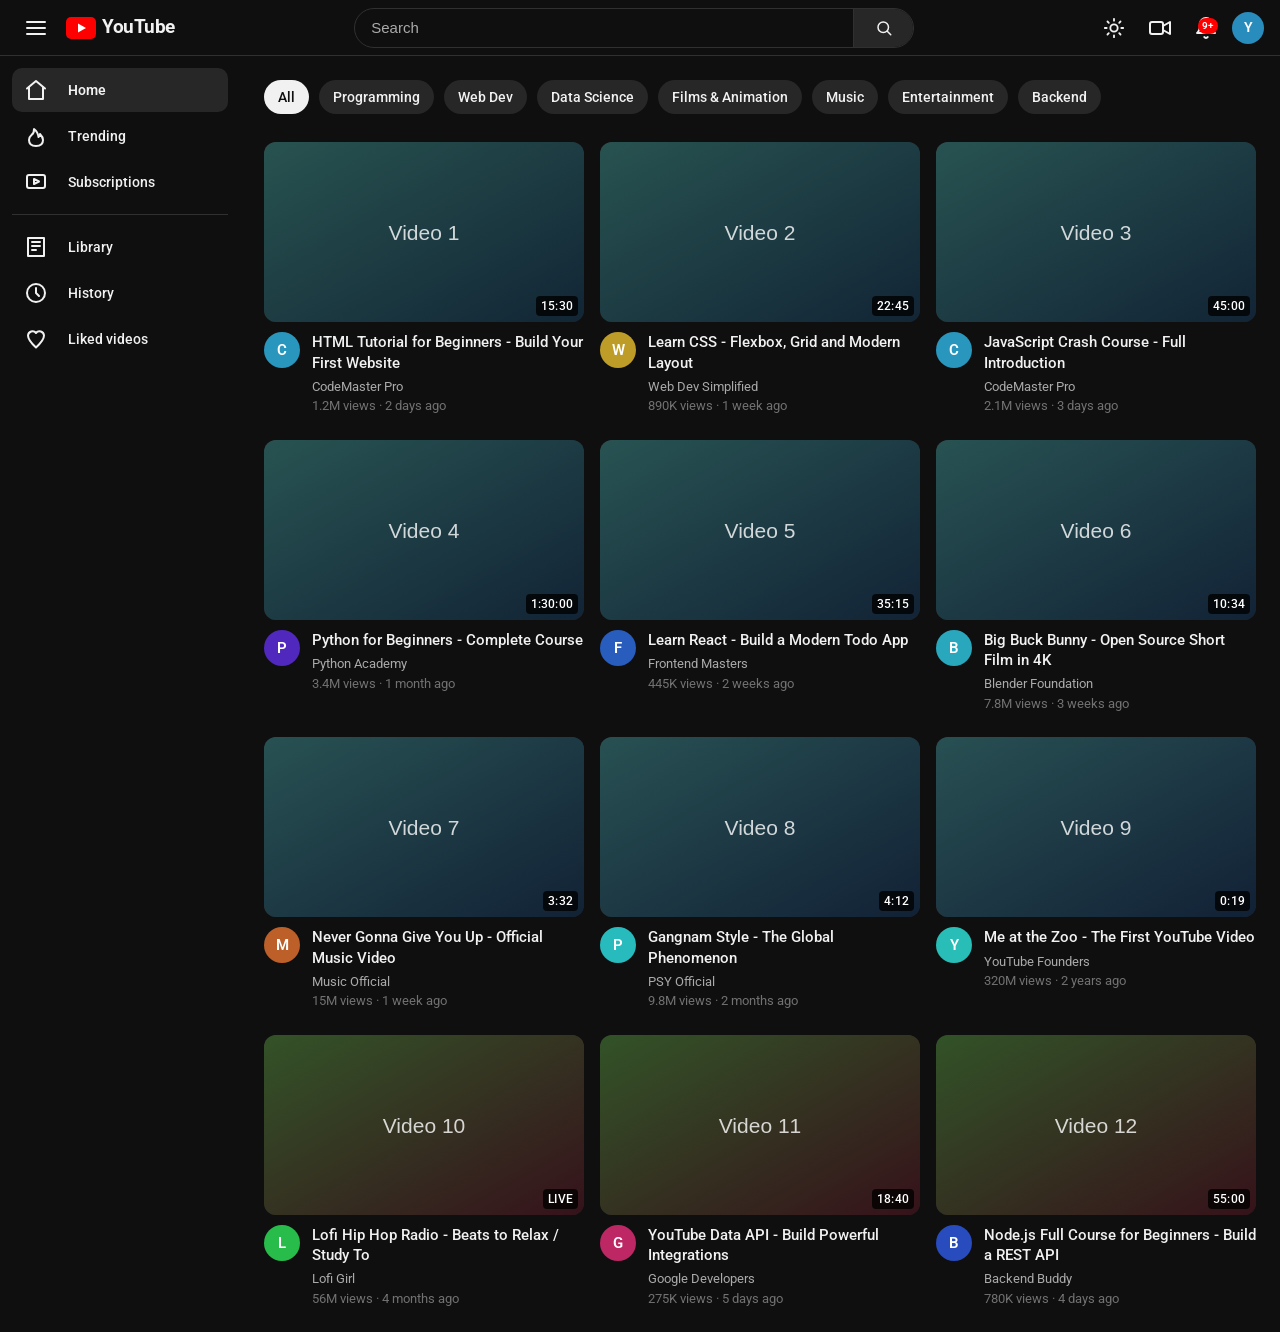
<file: index.html>
<!DOCTYPE html>
<html lang="en" data-theme="dark">
<head>
  <meta charset="UTF-8" />
  <meta name="viewport" content="width=device-width, initial-scale=1.0" />
  <title>YouTube Clone</title>
  <meta name="description" content="A modern YouTube clone built with vanilla HTML, CSS and JavaScript." />

  <!-- Roboto is the font YouTube itself uses, keeps the look familiar -->
  <link rel="preconnect" href="https://fonts.googleapis.com" />
  <link rel="preconnect" href="https://fonts.gstatic.com" crossorigin />
  <link href="https://fonts.googleapis.com/css2?family=Roboto:wght@400;500;700&display=swap" rel="stylesheet" />

  <link rel="stylesheet" href="style.css" />
</head>
<body>
  <!-- ============ Top navigation bar ============ -->
  <header class="header">
    <!-- Left side: hamburger menu + logo -->
    <div class="header-left">
      <button class="icon-btn" id="menuBtn" type="button" aria-label="Toggle menu">
        <svg width="24" height="24" viewBox="0 0 24 24" fill="none" stroke="currentColor" stroke-width="2" stroke-linecap="round"><path d="M3 6h18M3 12h18M3 18h18"/></svg>
      </button>
      <a class="logo" href="#/home" aria-label="YouTube Clone home">
        <svg class="logo-badge" width="30" height="22" viewBox="0 0 30 22" aria-hidden="true">
          <rect width="30" height="22" rx="5" fill="#ff0000"/>
          <path d="M12 6.5l8 4.5-8 4.5z" fill="#fff"/>
        </svg>
        <span>YouTube</span>
      </a>
    </div>

    <!-- Center: search bar + suggestion dropdown (hidden on mobile,
         the searchMobileBtn in the right side opens it instead) -->
    <div class="search" id="search">
      <form class="search-form" id="searchForm" autocomplete="off" role="search">
        <input type="text" id="searchInput" placeholder="Search" aria-label="Search" />
        <button type="submit" class="search-go" aria-label="Submit search">
          <svg width="18" height="18" viewBox="0 0 24 24" fill="none" stroke="currentColor" stroke-width="2" stroke-linecap="round"><circle cx="11" cy="11" r="7"/><path d="m21 21-4.3-4.3"/></svg>
        </button>
      </form>
      <div class="suggestions" id="suggestions" hidden></div>
    </div>

    <!-- Right side: mobile search, theme toggle, create, notifications, profile -->
    <div class="header-right">
      <button class="icon-btn" id="searchMobileBtn" type="button" aria-label="Search">
        <svg width="24" height="24" viewBox="0 0 24 24" fill="none" stroke="currentColor" stroke-width="2" stroke-linecap="round"><circle cx="11" cy="11" r="7"/><path d="m21 21-4.3-4.3"/></svg>
      </button>
      <button class="icon-btn" id="themeBtn" type="button" aria-label="Toggle theme"></button>
      <button class="icon-btn hide-mobile" type="button" aria-label="Create">
        <svg width="24" height="24" viewBox="0 0 24 24" fill="none" stroke="currentColor" stroke-width="2" stroke-linecap="round" stroke-linejoin="round"><rect x="2" y="6" width="13" height="12" rx="2"/><path d="m15 10 7-4v12l-7-4"/></svg>
      </button>
      <button class="icon-btn hide-mobile" type="button" aria-label="Notifications">
        <span class="badge-wrap">
          <svg width="24" height="24" viewBox="0 0 24 24" fill="none" stroke="currentColor" stroke-width="2" stroke-linecap="round" stroke-linejoin="round"><path d="M18 8a6 6 0 0 0-12 0c0 7-3 9-3 9h18s-3-2-3-9"/><path d="M13.7 21a2 2 0 0 1-3.4 0"/></svg>
          <span class="badge">9+</span>
        </span>
      </button>
      <div class="avatar header-avatar" style="--hue: 200" tabindex="0" aria-label="Your profile">Y</div>
    </div>
  </header>

  <!-- ============ Main layout: sidebar + content ============ -->
  <div class="layout">
    <!-- Sidebar nav. Each link points to a hash route handled by script.js.
         data-route is used to highlight the active link. -->
    <nav class="sidebar" id="sidebar" aria-label="Main navigation">
      <a class="side-link active" href="#/home" data-route="home">
        <svg width="24" height="24" viewBox="0 0 24 24" fill="none" stroke="currentColor" stroke-width="2" stroke-linecap="round" stroke-linejoin="round"><path d="M3 10.5 12 3l9 7.5"/><path d="M5 9.5V21h14V9.5"/></svg>
        <span class="side-label">Home</span>
      </a>
      <a class="side-link" href="#/trending" data-route="trending">
        <svg width="24" height="24" viewBox="0 0 24 24" fill="none" stroke="currentColor" stroke-width="2" stroke-linecap="round" stroke-linejoin="round"><path d="M12 22c4.5 0 7-2.5 7-6 0-2.5-1.5-4.5-3-6 .2 1.5-.5 2.5-1.5 3-.3-3-2-6-4.5-8 .3 2.5-.7 4.5-2.5 6-1.5 1.3-2.5 3-2.5 5 0 3.5 2.5 6 7 6z"/></svg>
        <span class="side-label">Trending</span>
      </a>
      <a class="side-link" href="#/subscriptions" data-route="subscriptions">
        <svg width="24" height="24" viewBox="0 0 24 24" fill="none" stroke="currentColor" stroke-width="2" stroke-linecap="round" stroke-linejoin="round"><rect x="3" y="5" width="18" height="13" rx="2"/><path d="m10 9 5 2.5-5 2.5z"/></svg>
        <span class="side-label">Subscriptions</span>
      </a>

      <hr class="side-divider" />

      <a class="side-link" href="#/library" data-route="library">
        <svg width="24" height="24" viewBox="0 0 24 24" fill="none" stroke="currentColor" stroke-width="2" stroke-linecap="round" stroke-linejoin="round"><path d="M4 3h16v18H4z"/><path d="M8 7h8M8 11h8M8 15h4"/></svg>
        <span class="side-label">Library</span>
      </a>
      <a class="side-link" href="#/history" data-route="history">
        <svg width="24" height="24" viewBox="0 0 24 24" fill="none" stroke="currentColor" stroke-width="2" stroke-linecap="round" stroke-linejoin="round"><circle cx="12" cy="12" r="9"/><path d="M12 7v5l3 3"/></svg>
        <span class="side-label">History</span>
      </a>
      <a class="side-link" href="#/liked" data-route="liked">
        <svg width="24" height="24" viewBox="0 0 24 24" fill="none" stroke="currentColor" stroke-width="2" stroke-linecap="round" stroke-linejoin="round"><path d="M12 20.5C6 15 4 12 4 8.5A4.5 4.5 0 0 1 12 6a4.5 4.5 0 0 1 8 2.5c0 3.5-2 6.5-8 12z"/></svg>
        <span class="side-label">Liked videos</span>
      </a>
    </nav>

    <!-- Dark overlay behind the sidebar drawer on mobile -->
    <div class="overlay" id="overlay" aria-hidden="true"></div>

    <!-- All views (home grid, search results, watch page) are rendered here -->
    <main class="main" id="app"></main>
  </div>

  <!-- Small toast notification shown by script.js -->
  <div class="toast" id="toast" role="status" aria-live="polite"></div>

  <!-- data.js holds the video data, script.js holds the app logic -->
  <script src="data.js"></script>
  <script src="script.js"></script>
</body>
</html>
</file>
<file: style.css>
/*
 * style.css - all the styling for the YouTube clone
 *
 * Uses CSS custom properties (the --vars) so the whole theme can be
 * changed from one place, and the dark/light switch is just swapping
 * those variables via html[data-theme="light"].
 *
 * Layout notes:
 *  - Header is sticky at the top
 *  - Sidebar is fixed on the left, main content pushes over with margin
 *  - On mobile the sidebar slides in from the side instead
 */

/* ---------- Theme colours (design tokens) ---------- */

/* Defaults are the dark theme */
:root {
  --bg: #0f0f0f;          /* page background */
  --surface: #1f1f1f;     /* cards / boxes slightly lighter than bg */
  --surface-2: #272727;   /* chips, buttons, hover states */
  --surface-hover: #3f3f3f;
  --border: #303030;
  --text: #f1f1f1;
  --text-2: #aaaaaa;      /* secondary text like channel names */
  --text-3: #717171;      /* tertiary text like view counts */
  --accent: #ff0000;      /* youtube red */
  --accent-2: #cc0000;
  --blue: #3ea6ff;        /* like/active colours */
  --shadow: 0 8px 24px rgba(0, 0, 0, 0.35);
  --header-h: 56px;
  --sidebar-w: 240px;
  --sidebar-w-mini: 72px;
  font-family: 'Roboto', Arial, sans-serif;
}

/* Light theme just overrides the colour variables */
html[data-theme='light'] {
  --bg: #f9f9f9;
  --surface: #ffffff;
  --surface-2: #e9e9e9;
  --surface-hover: #d9d9d9;
  --border: #d9d9d9;
  --text: #0f0f0f;
  --text-2: #606060;
  --text-3: #909090;
  --accent: #cc0000;
  --accent-2: #a30000;
  --blue: #065fd4;
  --shadow: 0 8px 24px rgba(0, 0, 0, 0.1);
}

/* ---------- Base / reset ---------- */

* {
  margin: 0;
  padding: 0;
  box-sizing: border-box;
}

/* Tells the browser what the default native controls should look like */
html {
  color-scheme: dark;
}

html[data-theme='light'] {
  color-scheme: light;
}

body {
  background: var(--bg);
  color: var(--text);
  line-height: 1.5;
  min-height: 100vh;
  font-size: 15px;
  transition: background-color 0.25s ease, color 0.25s ease;
}

/* Slim custom scrollbars that match the theme */
::-webkit-scrollbar {
  width: 10px;
  height: 10px;
}

::-webkit-scrollbar-thumb {
  background: var(--text-3);
  border-radius: 8px;
  border: 2px solid var(--bg);
}

::-webkit-scrollbar-thumb:hover {
  background: var(--text-2);
}

::-webkit-scrollbar-track {
  background: transparent;
}

/* Highlight colour when selecting text */
::selection {
  background: rgba(62, 166, 255, 0.35);
}

/* Keyboard focus ring so tabbing is obvious */
:focus-visible {
  outline: 2px solid var(--blue);
  outline-offset: 2px;
}

button {
  font: inherit;
}

/* ---------- Header ---------- */

.header {
  position: sticky;        /* stays at the top while scrolling */
  top: 0;
  z-index: 100;
  display: flex;
  align-items: center;
  gap: 12px;
  height: var(--header-h);
  padding: 0 16px;
  background: var(--bg);
  border-bottom: 1px solid var(--border);
  transition: background-color 0.25s ease;
}

.header-left {
  display: flex;
  align-items: center;
  gap: 10px;
  flex-shrink: 0;
}

/* Round icon buttons used all over the header */
.icon-btn {
  display: inline-flex;
  align-items: center;
  justify-content: center;
  width: 40px;
  height: 40px;
  border: none;
  border-radius: 50%;
  background: transparent;
  color: var(--text);
  cursor: pointer;
  transition: background-color 0.15s ease;
}

.icon-btn:hover {
  background: var(--surface-2);
}

.logo {
  display: inline-flex;
  align-items: center;
  gap: 6px;
  text-decoration: none;
  color: var(--text);
  font-weight: 700;
  font-size: 19px;
  letter-spacing: -0.5px;
}

.header-right {
  display: flex;
  align-items: center;
  gap: 6px;
  flex-shrink: 0;
}

/* Wrapper so the notification badge can sit on the bell's corner */
.badge-wrap {
  position: relative;
  display: inline-flex;
}

.badge {
  position: absolute;
  top: 2px;
  right: 0;
  min-width: 16px;
  height: 16px;
  padding: 0 4px;
  border-radius: 999px;
  background: var(--accent);
  color: #fff;
  font-size: 10px;
  font-weight: 600;
  display: flex;
  align-items: center;
  justify-content: center;
}

/* ---------- Search bar ---------- */

.search {
  flex: 1;
  display: flex;
  justify-content: center;
  position: relative;   /* needed so the suggestions dropdown anchors here */
}

/* Rounded pill that holds the input + search button */
.search-form {
  display: flex;
  align-items: stretch;
  width: 100%;
  max-width: 560px;
  height: 40px;
  border: 1px solid var(--border);
  border-radius: 999px;
  overflow: hidden;
  background: var(--bg);
  transition: border-color 0.15s ease;
}

/* Blue ring when the user clicks into the search box */
.search-form:focus-within {
  border-color: var(--blue);
}

.search-form input {
  flex: 1;
  min-width: 0;
  padding: 0 16px;
  border: none;
  background: transparent;
  color: var(--text);
  font-size: 15px;
}

.search-form input::placeholder {
  color: var(--text-2);
}

.search-form input:focus {
  outline: none;
}

.search-go {
  width: 60px;
  flex-shrink: 0;
  border: none;
  border-left: 1px solid var(--border);
  background: var(--surface-2);
  color: var(--text);
  cursor: pointer;
  display: flex;
  align-items: center;
  justify-content: center;
  transition: background-color 0.15s ease;
}

.search-go:hover {
  background: var(--surface-hover);
}

/* Dropdown with recent searches and matching titles */
.suggestions {
  position: absolute;
  top: calc(100% + 8px);
  left: 50%;
  transform: translateX(-50%);
  width: min(100%, 560px);
  background: var(--surface);
  border: 1px solid var(--border);
  border-radius: 12px;
  box-shadow: var(--shadow);
  overflow: hidden;
  z-index: 120;
}

.sugg {
  display: flex;
  align-items: center;
  gap: 14px;
  width: 100%;
  padding: 10px 16px;
  border: none;
  background: transparent;
  color: var(--text);
  font-size: 14px;
  text-align: left;
  cursor: pointer;
  transition: background-color 0.12s ease;
}

.sugg:hover,
.sugg.selected {
  background: var(--surface-2);
}

.sugg svg {
  flex-shrink: 0;
  color: var(--text-2);
}

.sugg-text {
  flex: 1;
  min-width: 0;
  white-space: nowrap;
  overflow: hidden;
  text-overflow: ellipsis;
}

/* The matched part of a suggestion is highlighted in blue */
.sugg mark {
  background: transparent;
  color: var(--blue);
  font-weight: 500;
}

.sugg-x {
  flex-shrink: 0;
  color: var(--text-2);
  padding: 2px 6px;
}

/* Mobile search icon - only shown on small screens */
#searchMobileBtn {
  display: none;
}

/* ---------- Layout & sidebar ---------- */

.layout {
  display: flex;
  min-height: calc(100vh - var(--header-h));
}

/* Fixed sidebar, full height under the header */
.sidebar {
  position: fixed;
  top: var(--header-h);
  bottom: 0;
  left: 0;
  width: var(--sidebar-w);
  padding: 12px;
  display: flex;
  flex-direction: column;
  gap: 2px;
  background: var(--bg);
  overflow-y: auto;
  z-index: 60;
  transition: width 0.2s ease, transform 0.3s ease, background-color 0.25s ease;
}

.side-link {
  display: flex;
  align-items: center;
  gap: 20px;
  padding: 10px 12px;
  border-radius: 10px;
  color: var(--text);
  text-decoration: none;
  font-size: 14px;
  font-weight: 500;
  white-space: nowrap;
  transition: background-color 0.15s ease;
}

.side-link:hover {
  background: var(--surface-2);
}

.side-link.active {
  background: var(--surface-2);
  font-weight: 600;
}

.side-label {
  overflow: hidden;
}

.side-divider {
  border: none;
  border-top: 1px solid var(--border);
  margin: 8px 0;
}

/* Desktop "mini" mode: only icons, narrower sidebar */
body.sidebar-mini .sidebar {
  width: var(--sidebar-w-mini);
}

body.sidebar-mini .side-link {
  justify-content: center;
  gap: 0;
  padding: 10px;
}

body.sidebar-mini .side-label {
  display: none;
}

body.sidebar-mini .side-divider {
  margin: 8px 2px;
}

/* Dark overlay shown behind the mobile drawer */
.overlay {
  position: fixed;
  inset: 0;
  top: var(--header-h);
  background: rgba(0, 0, 0, 0.5);
  opacity: 0;
  visibility: hidden;
  transition: opacity 0.3s ease, visibility 0.3s ease;
  z-index: 55;
}

.overlay.active {
  opacity: 1;
  visibility: visible;
}

/* Main content area - margin makes room for the fixed sidebar */
.main {
  flex: 1;
  min-width: 0;
  margin-left: var(--sidebar-w);
  padding: 24px;
  transition: margin-left 0.2s ease;
}

body.sidebar-mini .main {
  margin-left: var(--sidebar-w-mini);
}

/* ---------- Category chips ---------- */

.chips {
  display: flex;
  gap: 10px;
  overflow-x: auto;   /* lets chips scroll sideways on narrow screens */
  padding-bottom: 4px;
  margin-bottom: 24px;
  scrollbar-width: none;
}

.chips::-webkit-scrollbar {
  display: none;
}

.chip {
  flex-shrink: 0;
  padding: 7px 14px;
  border: none;
  border-radius: 999px;
  background: var(--surface-2);
  color: var(--text);
  font-size: 13.5px;
  font-weight: 500;
  cursor: pointer;
  transition: background-color 0.15s ease, color 0.15s ease;
}

.chip:hover {
  background: var(--surface-hover);
}

/* The selected chip inverts: white bg + dark text */
.chip.active {
  background: var(--text);
  color: var(--bg);
}

/* ---------- Video grid & cards ---------- */

.grid {
  display: grid;
  grid-template-columns: repeat(auto-fill, minmax(280px, 1fr));
  gap: 24px 16px;
}

.card {
  cursor: pointer;
}

/* 16:9 thumbnail box with rounded corners */
.thumb {
  position: relative;
  aspect-ratio: 16 / 9;
  border-radius: 12px;
  overflow: hidden;
  background: var(--surface-2);
}

.thumb img {
  width: 100%;
  height: 100%;
  object-fit: cover;
  display: block;
  transition: transform 0.3s ease;
}

/* Zoom the thumbnail slightly on hover for a lively feel */
.card:hover .thumb img {
  transform: scale(1.06);
}

/* The little time badge in the corner of the thumbnail */
.duration-badge {
  position: absolute;
  right: 6px;
  bottom: 6px;
  padding: 1px 5px;
  border-radius: 4px;
  background: rgba(0, 0, 0, 0.8);
  color: #fff;
  font-size: 12px;
  font-weight: 500;
  letter-spacing: 0.2px;
}

.card-body {
  display: flex;
  gap: 12px;
  padding-top: 10px;
}

.card-info {
  flex: 1;
  min-width: 0;
}

.card-title {
  font-size: 15px;
  font-weight: 500;
  line-height: 1.35;
  color: var(--text);
  /* Clamp long titles to 2 lines with an ellipsis */
  display: -webkit-box;
  -webkit-line-clamp: 2;
  -webkit-box-orient: vertical;
  overflow: hidden;
  margin-bottom: 4px;
}

.card-channel,
.card-meta {
  font-size: 13px;
  color: var(--text-2);
  display: flex;
  align-items: center;
  gap: 4px;
}

.card-meta {
  color: var(--text-3);
}

/* ---------- Avatars ---------- */

/* Coloured circle avatars. The hue comes from a CSS variable
   (--hue) set inline in JS based on the channel/user name. */
.avatar {
  width: 40px;
  height: 40px;
  flex-shrink: 0;
  border-radius: 50%;
  background: hsl(var(--hue, 200), 65%, 45%);
  color: #fff;
  display: flex;
  align-items: center;
  justify-content: center;
  font-weight: 600;
  font-size: 17px;
  user-select: none;
}

.avatar-sm {
  width: 36px;
  height: 36px;
  font-size: 15px;
}

.header-avatar {
  width: 32px;
  height: 32px;
  font-size: 14px;
  cursor: pointer;
}

/* ---------- Search results header ---------- */

.results-header {
  margin-bottom: 24px;
}

.results-header h1 {
  font-size: 22px;
  font-weight: 600;
  margin-bottom: 2px;
}

.results-header p {
  color: var(--text-2);
  font-size: 14px;
}

/* ---------- Empty state ---------- */

/* Shown when a page has no videos to display */
.empty {
  grid-column: 1 / -1;
  text-align: center;
  padding: 64px 16px;
  color: var(--text-2);
}

.empty svg {
  color: var(--text-3);
  margin-bottom: 12px;
}

.empty h2 {
  color: var(--text);
  font-size: 20px;
  margin-bottom: 6px;
}

/* ---------- Watch page ---------- */

/* Two columns: video on the left, related list on the right */
.watch {
  display: grid;
  grid-template-columns: minmax(0, 1fr) 402px;
  gap: 24px;
}

.watch-main {
  min-width: 0;
}

/* The video iframe, kept at 16:9 so it never distorts */
.player {
  aspect-ratio: 16 / 9;
  border-radius: 12px;
  overflow: hidden;
  background: #000;
}

.player iframe {
  width: 100%;
  height: 100%;
  border: 0;
}

.watch-title {
  font-size: 20px;
  font-weight: 600;
  line-height: 1.3;
  margin: 14px 0 8px;
}

.watch-meta {
  display: flex;
  align-items: center;
  gap: 8px;
  color: var(--text-2);
  font-size: 14px;
  margin-bottom: 14px;
}

/* Row of action buttons (like, share, save) */
.watch-actions {
  display: flex;
  align-items: center;
  flex-wrap: wrap;
  gap: 10px;
  margin-bottom: 16px;
}

/* Like + dislike are joined into one pill with a divider between */
.actions-group {
  display: flex;
  border-radius: 999px;
  background: var(--surface-2);
  overflow: hidden;
}

.actions-group .divider {
  width: 1px;
  align-self: stretch;
  background: var(--border);
}

.action-btn {
  display: inline-flex;
  align-items: center;
  gap: 8px;
  padding: 9px 16px;
  border: none;
  border-radius: 999px;
  background: transparent;
  color: var(--text);
  font-size: 14px;
  font-weight: 500;
  cursor: pointer;
  transition: background-color 0.15s ease, color 0.15s ease;
}

.actions-group .action-btn {
  border-radius: 0;
}

.action-btn:hover {
  background: var(--surface-hover);
}

/* Active (liked/saved) buttons turn blue like on YouTube */
.action-btn.active {
  color: var(--blue);
}

/* Channel row under the actions */
.channel-row {
  display: flex;
  align-items: center;
  gap: 12px;
  padding: 12px 0;
  border-top: 1px solid var(--border);
  border-bottom: 1px solid var(--border);
  margin-bottom: 16px;
}

.channel-meta {
  flex: 1;
  min-width: 0;
  display: flex;
  flex-direction: column;
  line-height: 1.4;
}

.channel-meta strong {
  font-size: 15px;
  white-space: nowrap;
  overflow: hidden;
  text-overflow: ellipsis;
}

.channel-meta span {
  font-size: 13px;
  color: var(--text-2);
}

/* Red subscribe button that greys out once you're subscribed */
.subscribe-btn {
  flex-shrink: 0;
  padding: 10px 18px;
  border: none;
  border-radius: 999px;
  background: var(--accent);
  color: #fff;
  font-size: 14px;
  font-weight: 600;
  cursor: pointer;
  transition: background-color 0.15s ease;
}

.subscribe-btn:hover {
  background: var(--accent-2);
}

.subscribe-btn.subscribed {
  background: var(--surface-2);
  color: var(--text);
}

.subscribe-btn.subscribed:hover {
  background: var(--surface-hover);
}

/* Description box under the channel row */
.description {
  background: var(--surface);
  border-radius: 12px;
  padding: 12px 14px;
  font-size: 14px;
  line-height: 1.6;
  margin-bottom: 24px;
  transition: background-color 0.25s ease;
}

/* ---------- Comments ---------- */

.comments h2 {
  font-size: 17px;
  font-weight: 600;
  margin-bottom: 18px;
}

/* Input row for writing a new comment */
.add-comment {
  display: flex;
  gap: 12px;
  margin-bottom: 20px;
}

/* Underlined input, the line highlights when focused */
.comment-input {
  flex: 1;
  min-width: 0;
  padding: 8px 2px;
  border: none;
  border-bottom: 1px solid var(--border);
  background: transparent;
  color: var(--text);
  font-size: 14px;
  transition: border-color 0.15s ease;
}

.comment-input:focus {
  outline: none;
  border-bottom-color: var(--text);
}

.comment-input::placeholder {
  color: var(--text-2);
}

.comment-list {
  display: flex;
  flex-direction: column;
  gap: 20px;
}

.comment {
  display: flex;
  gap: 12px;
}

.comment-body {
  flex: 1;
  min-width: 0;
}

.comment-head {
  display: flex;
  align-items: baseline;
  gap: 8px;
  font-size: 13px;
  margin-bottom: 2px;
}

.comment-head span {
  color: var(--text-3);
  font-size: 12px;
}

.comment-text {
  font-size: 14px;
  line-height: 1.5;
  overflow-wrap: anywhere;   /* stops long words breaking the layout */
}

.comment-actions {
  display: flex;
  align-items: center;
  gap: 12px;
  margin-top: 6px;
  color: var(--text-2);
  font-size: 13px;
}

.comment-actions .count {
  font-size: 12px;
  margin-left: -6px;
}

/* ---------- Related videos ---------- */

.related-title {
  font-size: 16px;
  font-weight: 600;
  margin: 4px 0 12px;
}

/* One row in the related list: small thumb + title + meta */
.related {
  display: flex;
  gap: 10px;
  padding: 6px;
  margin: 0 -6px;
  border-radius: 10px;
  cursor: pointer;
  transition: background-color 0.15s ease;
}

.related:hover {
  background: var(--surface);
}

.related-thumb {
  position: relative;
  width: 168px;
  flex-shrink: 0;
  aspect-ratio: 16 / 9;
  border-radius: 8px;
  overflow: hidden;
  background: var(--surface-2);
}

.related-thumb img {
  width: 100%;
  height: 100%;
  object-fit: cover;
  display: block;
}

.related-info {
  flex: 1;
  min-width: 0;
  display: flex;
  flex-direction: column;
  gap: 3px;
}

.related-info h4 {
  font-size: 14px;
  font-weight: 500;
  line-height: 1.3;
  display: -webkit-box;
  -webkit-line-clamp: 2;
  -webkit-box-orient: vertical;
  overflow: hidden;
}

.related-info p {
  font-size: 12px;
  color: var(--text-2);
}

/* ---------- Skeleton loading ---------- */

/* Grey placeholder cards shown while content "loads" */
.card.sk {
  pointer-events: none;
}

.shimmer {
  background: linear-gradient(90deg, var(--surface-2) 25%, var(--surface-hover) 50%, var(--surface-2) 75%);
  background-size: 200% 100%;
  animation: shimmer 1.3s infinite;
}

.sk .thumb {
  border-radius: 12px;
}

.sk .avatar {
  background: var(--surface-2);
}

.sk .line {
  height: 14px;
  border-radius: 6px;
  margin-bottom: 8px;
}

.sk .w80 { width: 80%; }
.sk .w60 { width: 60%; }
.sk .w40 { width: 40%; }

/* Moves the gradient across to create the shimmer effect */
@keyframes shimmer {
  to {
    background-position: -200% 0;
  }
}

/* ---------- Toast notification ---------- */

.toast {
  position: fixed;
  left: 50%;
  bottom: 24px;
  transform: translate(-50%, 16px);
  padding: 10px 18px;
  border-radius: 999px;
  background: var(--surface-2);
  color: var(--text);
  font-size: 14px;
  font-weight: 500;
  box-shadow: var(--shadow);
  opacity: 0;
  visibility: hidden;
  transition: opacity 0.25s ease, transform 0.25s ease, visibility 0.25s ease;
  z-index: 300;
}

/* Slides up + fades in when the .show class is added */
.toast.show {
  opacity: 1;
  visibility: visible;
  transform: translate(-50%, 0);
}

/* ---------- Responsive ---------- */

/* Tablet: stack the watch page, related videos go below */
@media (max-width: 1100px) {
  .watch {
    grid-template-columns: 1fr;
  }

  .related-list {
    margin-top: 8px;
  }
}

/* Mobile: drawer sidebar + hidden search bar */
@media (max-width: 768px) {
  .search {
    display: none;
  }

  #searchMobileBtn {
    display: inline-flex;
  }

  /* Toggled by JS: the search bar becomes a full-width second row */
  body.search-open .header {
    flex-wrap: wrap;
    height: auto;
    padding-bottom: 8px;
  }

  body.search-open .search {
    display: block;
    flex-basis: 100%;
    order: 5;
    margin-top: 4px;
  }

  body.search-open .search-form {
    max-width: none;
  }

  .hide-mobile {
    display: none !important;
  }

  /* Sidebar slides in from the left instead of taking space */
  .sidebar {
    width: var(--sidebar-w);
    transform: translateX(-100%);
    box-shadow: none;
  }

  body.sidebar-mini .sidebar {
    width: var(--sidebar-w);
    transform: translateX(-100%);
  }

  body.sidebar-open .sidebar,
  body.sidebar-open.sidebar-mini .sidebar {
    transform: translateX(0);
    box-shadow: var(--shadow);
  }

  body.sidebar-mini .side-link {
    justify-content: flex-start;
    gap: 20px;
    padding: 10px 12px;
  }

  body.sidebar-mini .side-label {
    display: block;
  }

  .main,
  body.sidebar-mini .main {
    margin-left: 0;
    padding: 16px;
  }

  .grid {
    grid-template-columns: repeat(auto-fill, minmax(200px, 1fr));
    gap: 16px 12px;
  }
}

/* Small phones: single column video grid */
@media (max-width: 480px) {
  .grid {
    grid-template-columns: 1fr;
  }

  .header {
    padding: 0 8px;
  }

  .logo span {
    font-size: 17px;
  }
}

/* Respect users who prefer less motion */
@media (prefers-reduced-motion: reduce) {
  *,
  *::before,
  *::after {
    animation: none !important;
    transition: none !important;
  }
}
</file>
